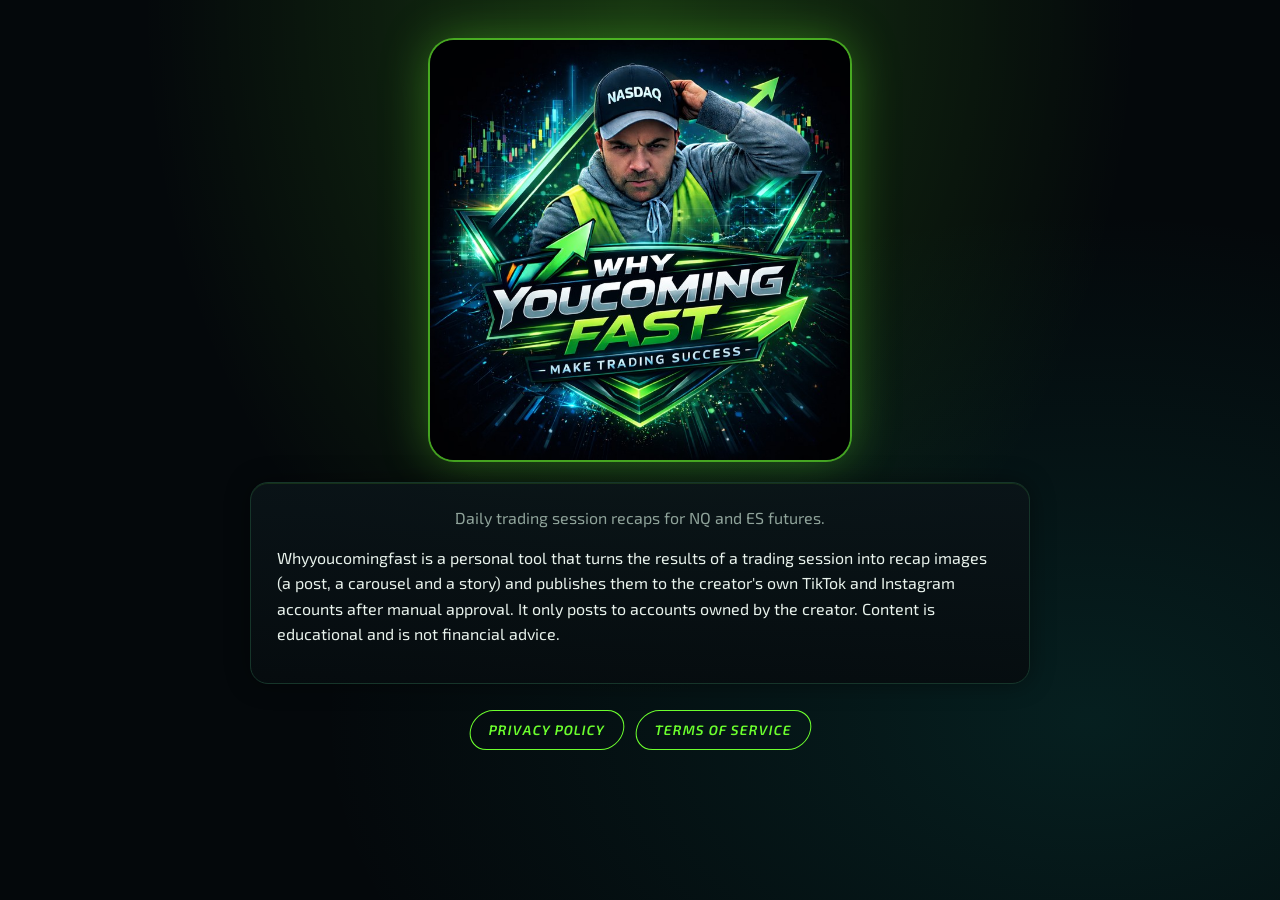
<file: index.html>
<!doctype html><html lang="en"><head><meta charset="utf-8"><meta name="viewport" content="width=device-width,initial-scale=1">
<title>Whyyoucomingfast</title><link rel="icon" href="favicon.png"><link rel="apple-touch-icon" href="apple-touch-icon.png"><link rel="stylesheet" href="style.css?v=3"></head><body><main>
<img class="logo" src="logo.jpg" width="720" height="720" alt="Why You Coming Fast - Make trading success">
<h1 class="sr">Why youcoming fast</h1>
<p class="sr">Make trading success</p>
<div class="card">
<p class="m">Daily trading session recaps for NQ and ES futures.</p>
<p>Whyyoucomingfast is a personal tool that turns the results of a trading session into recap images (a post, a carousel and a story)
and publishes them to the creator's own TikTok and Instagram accounts after manual approval.
It only posts to accounts owned by the creator. Content is educational and is not financial advice.</p>
</div>
<nav><a href="privacy.html">Privacy Policy</a><a href="terms.html">Terms of Service</a></nav>
</main></body></html>
</file>
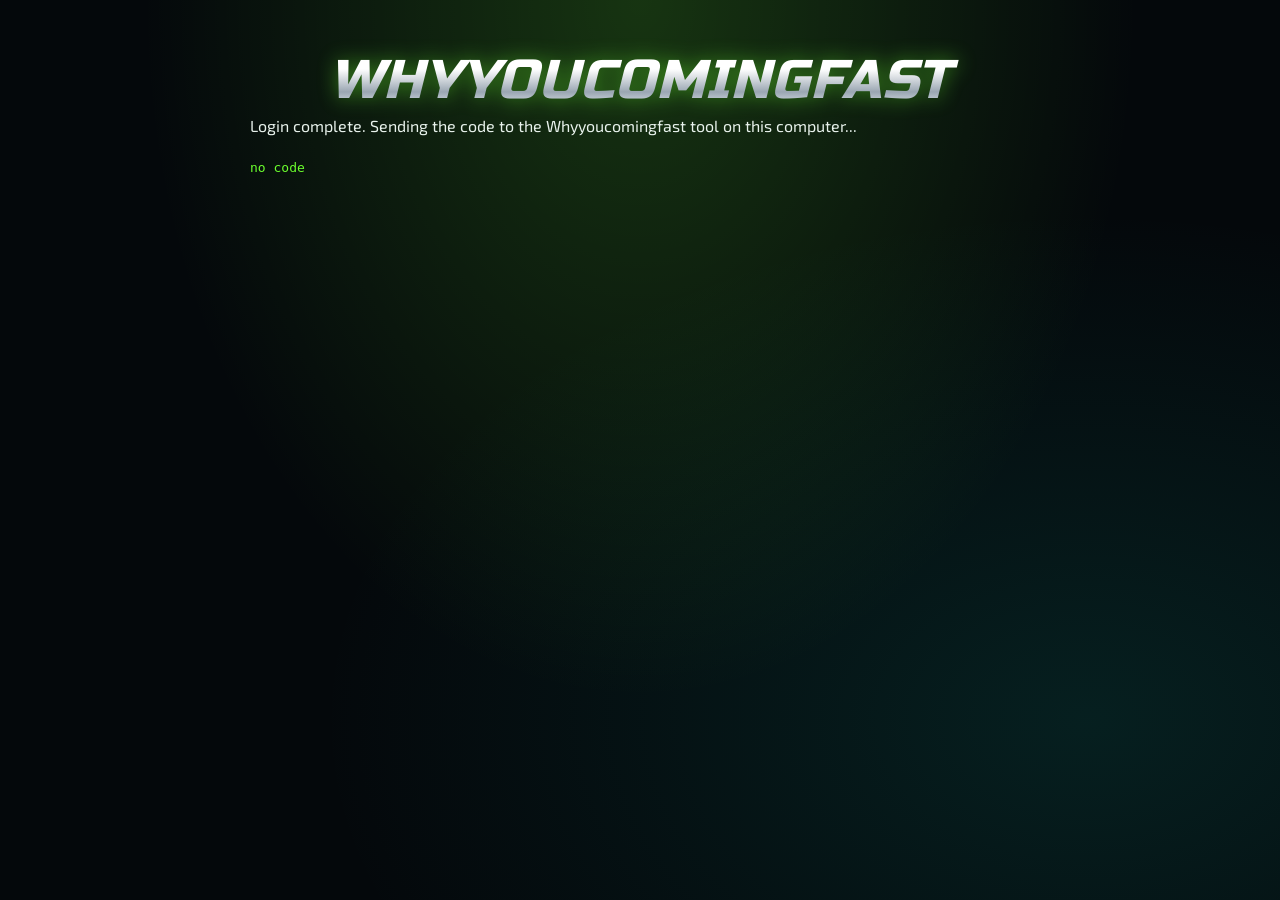
<file: callback.html>
<!doctype html><html lang="en"><head><meta charset="utf-8"><meta name="viewport" content="width=device-width,initial-scale=1">
<title>Whyyoucomingfast Login</title><link rel="icon" href="favicon.png"><link rel="apple-touch-icon" href="apple-touch-icon.png"><link rel="stylesheet" href="style.css?v=3"></head><body><main>
<h1>Whyyoucomingfast</h1><p id="m">Login complete. Sending the code to the Whyyoucomingfast tool on this computer...</p>
<p><code id="c" style="word-break:break-all"></code></p>
<script>
var p=new URLSearchParams(location.search),code=p.get('code');
document.getElementById('c').textContent=code||p.get('error_description')||'no code';
if(code){location.replace('http://127.0.0.1:8765/cb?code='+encodeURIComponent(code));}
</script>
</main></body></html>
</file>
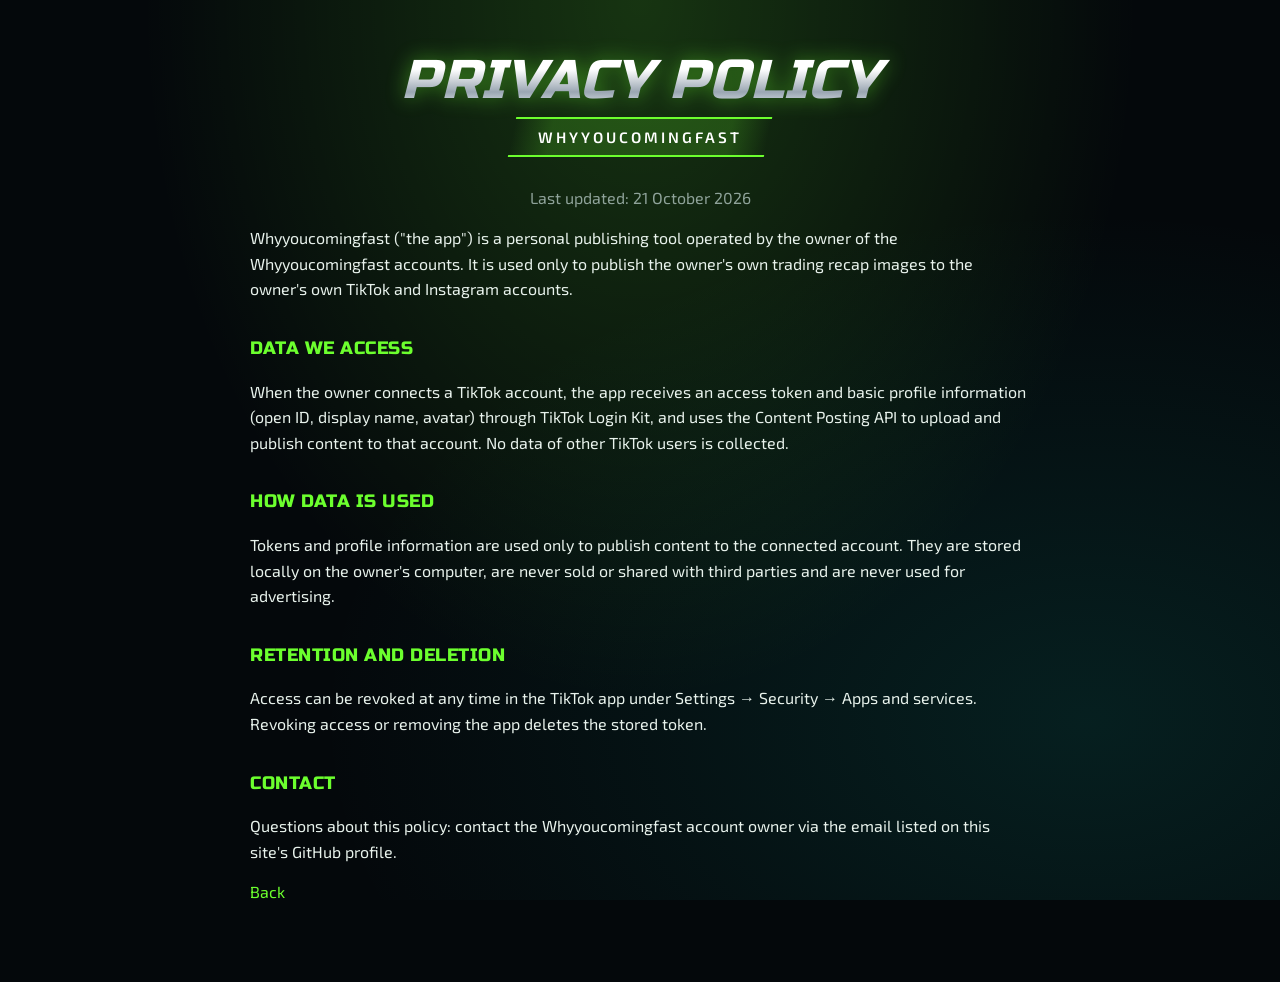
<file: privacy.html>
<!doctype html><html lang="en"><head><meta charset="utf-8"><meta name="viewport" content="width=device-width,initial-scale=1">
<title>Whyyoucomingfast Privacy</title><link rel="icon" href="favicon.png"><link rel="apple-touch-icon" href="apple-touch-icon.png"><link rel="stylesheet" href="style.css?v=3"></head><body><main>
<h1>Privacy Policy</h1><div class="tag"><span>Whyyoucomingfast</span></div><p class="m">Last updated: 21 October 2026</p>
<p>Whyyoucomingfast ("the app") is a personal publishing tool operated by the owner of the Whyyoucomingfast accounts. It is used only
to publish the owner's own trading recap images to the owner's own TikTok and Instagram accounts.</p>
<h2>Data we access</h2>
<p>When the owner connects a TikTok account, the app receives an access token and basic profile information
(open ID, display name, avatar) through TikTok Login Kit, and uses the Content Posting API to upload and publish content
to that account. No data of other TikTok users is collected.</p>
<h2>How data is used</h2>
<p>Tokens and profile information are used only to publish content to the connected account. They are stored locally on the
owner's computer, are never sold or shared with third parties and are never used for advertising.</p>
<h2>Retention and deletion</h2>
<p>Access can be revoked at any time in the TikTok app under Settings &rarr; Security &rarr; Apps and services. Revoking access
or removing the app deletes the stored token.</p>
<h2>Contact</h2>
<p>Questions about this policy: contact the Whyyoucomingfast account owner via the email listed on this site's GitHub profile.</p>
<p><a href="index.html">Back</a></p>
</main></body></html>
</file>
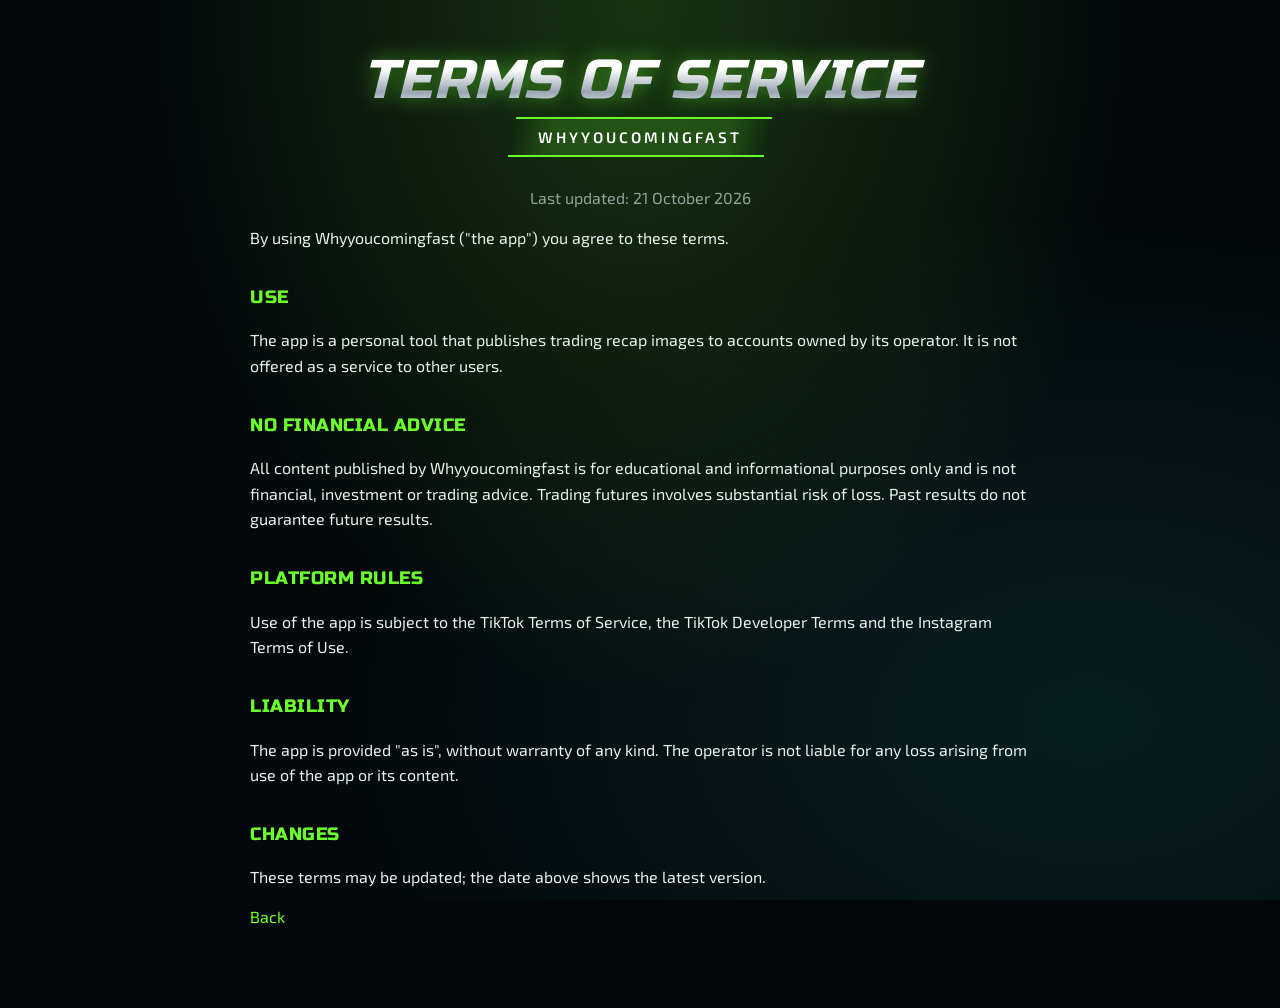
<file: terms.html>
<!doctype html><html lang="en"><head><meta charset="utf-8"><meta name="viewport" content="width=device-width,initial-scale=1">
<title>Whyyoucomingfast Terms</title><link rel="icon" href="favicon.png"><link rel="apple-touch-icon" href="apple-touch-icon.png"><link rel="stylesheet" href="style.css?v=3"></head><body><main>
<h1>Terms of Service</h1><div class="tag"><span>Whyyoucomingfast</span></div><p class="m">Last updated: 21 October 2026</p>
<p>By using Whyyoucomingfast ("the app") you agree to these terms.</p>
<h2>Use</h2>
<p>The app is a personal tool that publishes trading recap images to accounts owned by its operator. It is not offered as a
service to other users.</p>
<h2>No financial advice</h2>
<p>All content published by Whyyoucomingfast is for educational and informational purposes only and is not financial, investment or
trading advice. Trading futures involves substantial risk of loss. Past results do not guarantee future results.</p>
<h2>Platform rules</h2>
<p>Use of the app is subject to the TikTok Terms of Service, the TikTok Developer Terms and the Instagram Terms of Use.</p>
<h2>Liability</h2>
<p>The app is provided "as is", without warranty of any kind. The operator is not liable for any loss arising from use of the
app or its content.</p>
<h2>Changes</h2>
<p>These terms may be updated; the date above shows the latest version.</p>
<p><a href="index.html">Back</a></p>
</main></body></html>
</file>
<file: style.css>
/* Whyyoucomingfast - style of the logo: near-black with neon-green glow, chrome slanted capitals, green banners */
@import url('https://fonts.googleapis.com/css2?family=Russo+One&family=Exo+2:ital,wght@0,400;0,600;1,800&display=swap');
:root{--bg:#04080B;--panel:#0A1418;--line:#16352A;--green:#6CFF2E;--green2:#22E07A;--teal:#14C8B4;--chrome1:#FFFFFF;--chrome2:#9AA6B2;--text:#E8F2EC;--muted:#8FA39A;--red:#FF4D5E}
*{box-sizing:border-box}
body{margin:0;min-height:100vh;color:var(--text);font-family:'Exo 2','Bahnschrift','Segoe UI',Arial,sans-serif;line-height:1.6;
  background:radial-gradient(ellipse at 50% 0%,rgba(108,255,46,.18),transparent 55%),
             radial-gradient(ellipse at 85% 80%,rgba(20,200,180,.12),transparent 50%),var(--bg);background-attachment:fixed}
main{max-width:820px;margin:0 auto;padding:40px 20px 64px}
img.logo{display:block;width:min(360px,80vw);height:auto;margin:0 auto 8px;border-radius:24px;
  box-shadow:0 0 0 2px rgba(108,255,46,.55),0 0 48px rgba(108,255,46,.35)}
h1{margin:12px 0 4px;text-align:center;font-family:'Russo One','Bahnschrift','Impact',sans-serif;font-style:italic;font-weight:400;
  text-transform:uppercase;letter-spacing:1px;font-size:clamp(2rem,7vw,3.4rem);line-height:1.05;
  background:linear-gradient(180deg,var(--chrome1) 30%,var(--chrome2) 70%,#E6ECF2);-webkit-background-clip:text;background-clip:text;color:transparent;
  filter:drop-shadow(0 0 10px rgba(108,255,46,.45))}
h1 .fast{background:linear-gradient(180deg,#B8FF6A,var(--green) 55%,var(--green2));-webkit-background-clip:text;background-clip:text;color:transparent}
h2{font-family:'Russo One','Bahnschrift',sans-serif;font-weight:400;font-size:1.15rem;margin-top:32px;color:var(--green);text-transform:uppercase;letter-spacing:.5px}
.tag{display:block;width:max-content;max-width:100%;margin:8px auto 28px;padding:6px 26px;transform:skewX(-12deg);
  background:linear-gradient(90deg,transparent,rgba(108,255,46,.18) 15%,rgba(108,255,46,.18) 85%,transparent);
  border-top:2px solid var(--green);border-bottom:2px solid var(--green);color:var(--chrome1);font-weight:600;letter-spacing:3px;text-transform:uppercase;font-size:.95rem}
.tag span{display:inline-block;transform:skewX(12deg)}
.card{background:linear-gradient(180deg,rgba(10,20,24,.92),rgba(6,12,15,.92));border:1px solid var(--line);border-radius:18px;padding:22px 26px;margin:18px 0;
  box-shadow:inset 0 1px 0 rgba(108,255,46,.12),0 0 24px rgba(0,0,0,.4)}
p{margin:0 0 14px}.m{color:var(--muted);text-align:center}
code{color:var(--green)}
a{color:var(--green);text-decoration:none}a:hover{text-shadow:0 0 8px rgba(108,255,46,.7)}
nav{display:flex;gap:12px;flex-wrap:wrap;justify-content:center;margin-top:26px}
nav a{padding:8px 18px;border:1px solid var(--green);border-radius:999px;transform:skewX(-10deg);font-weight:600;text-transform:uppercase;font-size:.85rem;letter-spacing:1px}
nav a:hover{background:rgba(108,255,46,.12)}
.sr{position:absolute;width:1px;height:1px;overflow:hidden;clip:rect(0 0 0 0);white-space:nowrap}
img.logo{width:min(420px,88vw);margin-bottom:22px}
</file>
